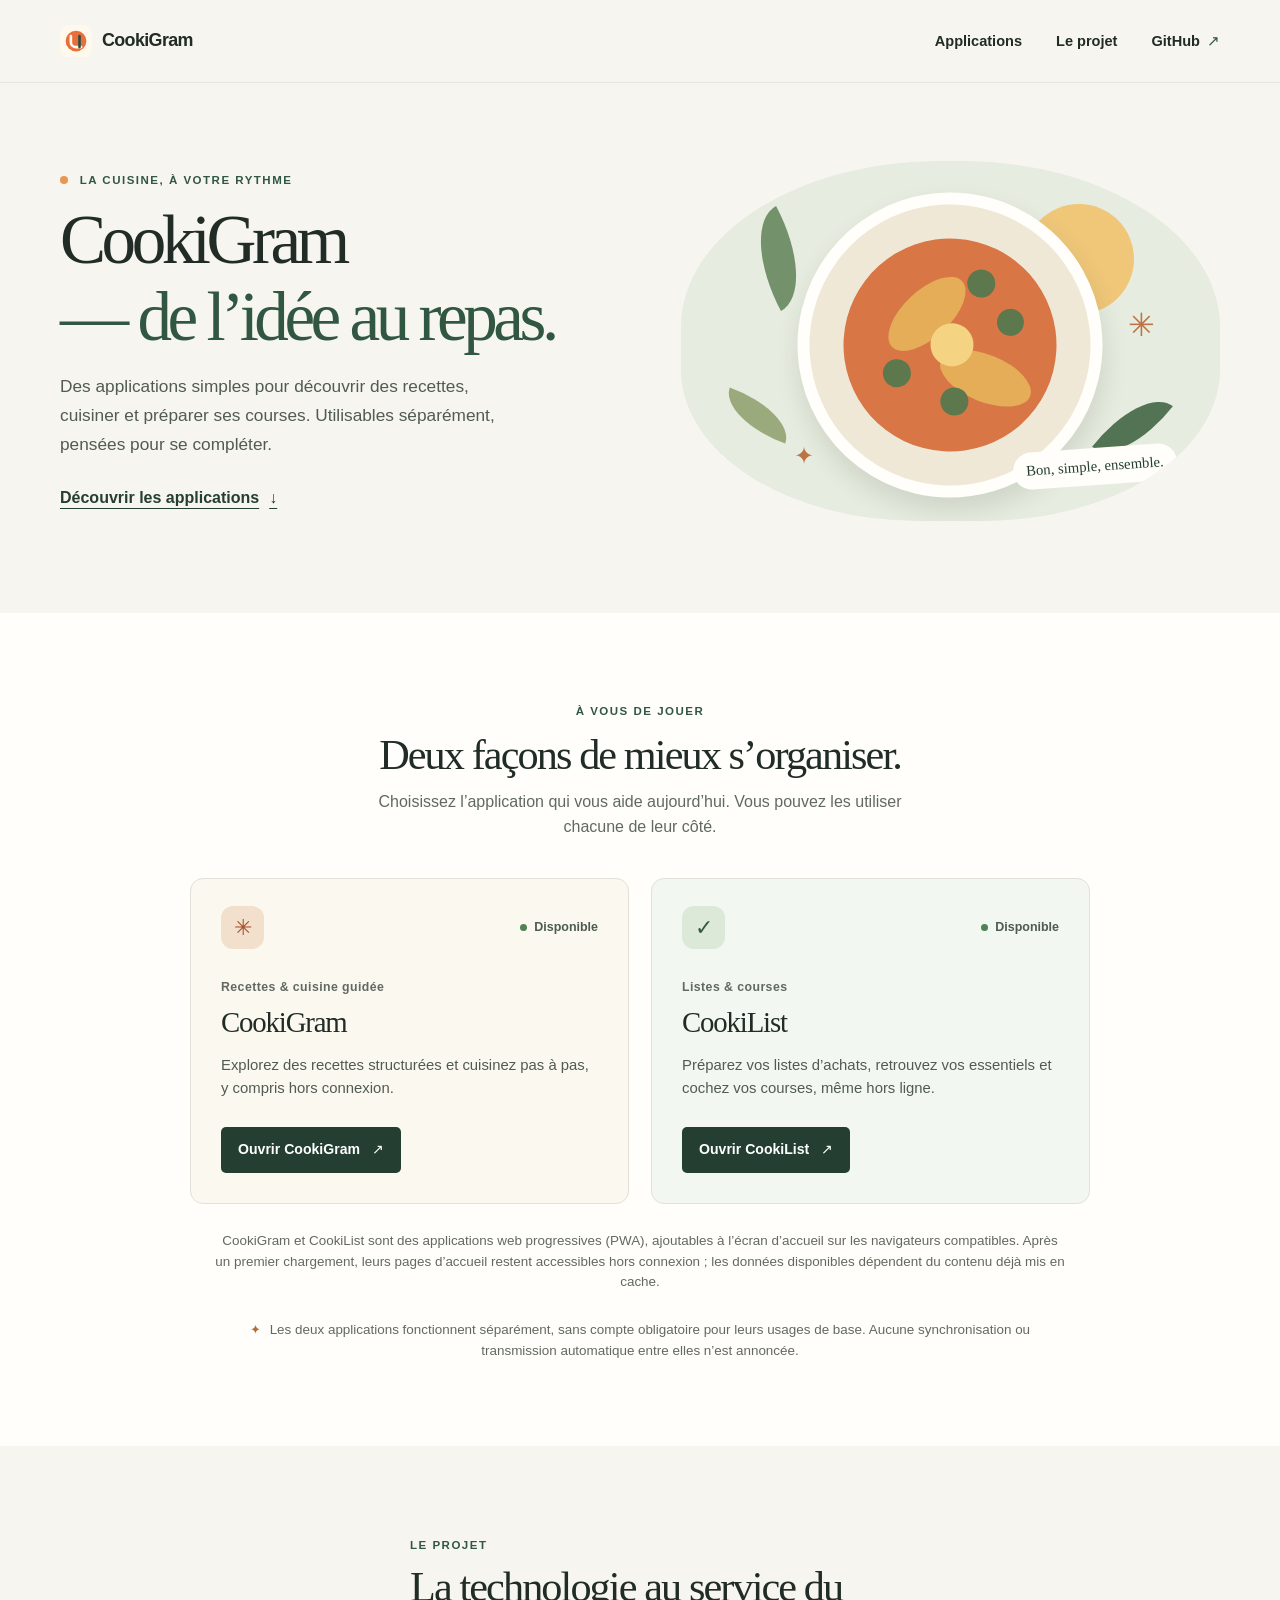
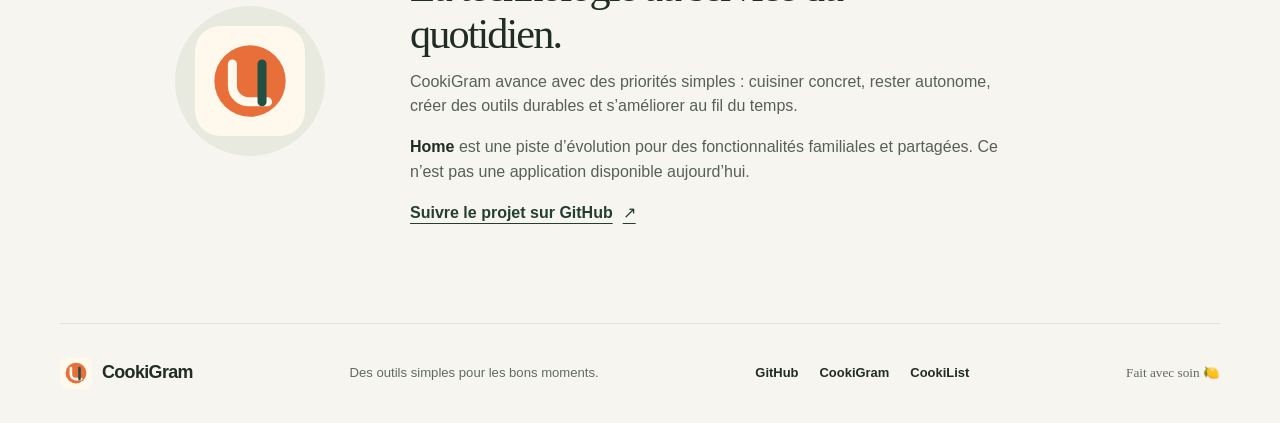
<file: index.html>
<!doctype html>
<html lang="fr">
  <head>
    <meta charset="utf-8">
    <meta name="viewport" content="width=device-width, initial-scale=1">
    <meta name="theme-color" content="#f7f5ef">
    <meta name="description" content="Des applications simples pour découvrir des recettes, cuisiner pas à pas et préparer ses courses.">
    <meta property="og:type" content="website">
    <meta property="og:locale" content="fr_FR">
    <meta property="og:site_name" content="CookiGram">
    <meta property="og:title" content="CookiGram — de l'idée au repas">
    <meta property="og:url" content="https://cookigram.github.io/">
    <meta property="og:description" content="Des applications simples pour découvrir des recettes, cuisiner pas à pas et préparer ses courses.">
    <title>CookiGram — de l'idée au repas</title>
    <link rel="canonical" href="https://cookigram.github.io/">
    <link rel="icon" href="/favicon.svg" type="image/svg+xml">
    <link rel="stylesheet" href="/assets/site.css">
  </head>
  <body>
    <a class="skip-link" href="#contenu">Aller au contenu</a>
    <header class="site-header">
      <div class="header-inner">
        <a class="wordmark" href="#accueil" aria-label="CookiGram, accueil">
          <img class="brand-icon" src="/favicon.svg" alt="" width="32" height="32">
          <span>CookiGram</span>
        </a>
        <nav aria-label="Navigation principale">
          <a href="#applications">Applications</a>
          <a href="#projet">Le projet</a>
          <a class="nav-github" href="https://github.com/CookiGram">GitHub <span aria-hidden="true">↗</span></a>
        </nav>
      </div>
    </header>

    <main id="contenu">
      <section class="hero" id="accueil" aria-labelledby="hero-title">
        <div class="hero-copy">
          <p class="eyebrow"><span class="eyebrow-dot" aria-hidden="true"></span> La cuisine, à votre rythme</p>
          <h1 id="hero-title">CookiGram <span>— de l’idée au repas.</span></h1>
          <p class="hero-lede">Des applications simples pour découvrir des recettes, cuisiner et préparer ses courses. Utilisables séparément, pensées pour se compléter.</p>
          <div class="hero-actions" aria-label="Ouvrir une application">
            <a class="button button-dark" href="https://cookigram.github.io/cookigram/">Ouvrir CookiGram <span aria-hidden="true">↗</span></a>
            <a class="button button-outline" href="https://cookigram.github.io/shopping-list/">Ouvrir CookiList <span aria-hidden="true">↗</span></a>
          </div>
          <a class="text-link" href="#applications">Découvrir les applications <span aria-hidden="true">↓</span></a>
        </div>
        <div class="hero-art" role="img" aria-label="Illustration abstraite d’un repas convivial : un plat chaud entouré d’herbes et de légumes.">
          <div class="art-sun"></div>
          <div class="art-leaf leaf-one"></div><div class="art-leaf leaf-two"></div><div class="art-leaf leaf-three"></div>
          <div class="art-plate"><div class="art-food"><i></i><i></i><i></i><i></i><b></b></div></div>
          <span class="art-spark spark-one" aria-hidden="true">✳</span><span class="art-spark spark-two" aria-hidden="true">✦</span>
          <span class="art-caption">Bon, simple, ensemble.</span>
        </div>
      </section>

      <section class="apps-section" id="applications" aria-labelledby="apps-title">
        <div class="section-heading">
          <p class="eyebrow">À vous de jouer</p>
          <h2 id="apps-title">Deux façons de mieux s’organiser.</h2>
          <p>Choisissez l’application qui vous aide aujourd’hui. Vous pouvez les utiliser chacune de leur côté.</p>
        </div>
        <div class="app-grid">
          <article class="app-card recipe-card">
            <div class="card-topline"><span class="app-icon recipe-icon" aria-hidden="true">✳</span><span class="availability"><span aria-hidden="true"></span> Disponible</span></div>
            <p class="app-kicker">Recettes &amp; cuisine guidée</p>
            <h3>CookiGram</h3>
            <p>Explorez des recettes structurées et cuisinez pas à pas, y compris hors connexion.</p>
            <a class="button button-dark" href="https://cookigram.github.io/cookigram/">Ouvrir CookiGram <span aria-hidden="true">↗</span></a>
          </article>
          <article class="app-card list-card">
            <div class="card-topline"><span class="app-icon list-icon" aria-hidden="true">✓</span><span class="availability"><span aria-hidden="true"></span> Disponible</span></div>
            <p class="app-kicker">Listes &amp; courses</p>
            <h3>CookiList</h3>
            <p>Préparez vos listes d’achats, retrouvez vos essentiels et cochez vos courses, même hors ligne.</p>
            <a class="button button-dark" href="https://cookigram.github.io/shopping-list/">Ouvrir CookiList <span aria-hidden="true">↗</span></a>
          </article>
        </div>
        <p class="independence">CookiGram et CookiList sont des applications web progressives (PWA), ajoutables à l’écran d’accueil sur les navigateurs compatibles. Après un premier chargement, leurs pages d’accueil restent accessibles hors connexion ; les données disponibles dépendent du contenu déjà mis en cache.</p>
        <p class="independence"><span aria-hidden="true">✦</span> Les deux applications fonctionnent séparément, sans compte obligatoire pour leurs usages de base. Aucune synchronisation ou transmission automatique entre elles n’est annoncée.</p>
      </section>

      <section class="project-section" id="projet" aria-labelledby="project-title">
        <div class="project-mark" aria-hidden="true"><img src="/favicon.svg" alt="" width="110" height="110"></div>
        <div class="project-copy">
          <p class="eyebrow">Le projet</p>
          <h2 id="project-title">La technologie au service du quotidien.</h2>
          <p>CookiGram avance avec des priorités simples : cuisiner concret, rester autonome, créer des outils durables et s’améliorer au fil du temps.</p>
          <p><strong>Home</strong> est une piste d’évolution pour des fonctionnalités familiales et partagées. Ce n’est pas une application disponible aujourd’hui.</p>
          <a class="text-link" href="https://github.com/CookiGram">Suivre le projet sur GitHub <span aria-hidden="true">↗</span></a>
        </div>
      </section>
    </main>

    <footer class="site-footer">
      <a class="wordmark footer-wordmark" href="#accueil"><img class="brand-icon" src="/favicon.svg" alt="" width="32" height="32"><span>CookiGram</span></a>
      <p>Des outils simples pour les bons moments.</p>
      <nav aria-label="Liens de pied de page">
        <a href="https://github.com/CookiGram">GitHub</a>
        <a href="https://cookigram.github.io/cookigram/">CookiGram</a>
        <a href="https://cookigram.github.io/shopping-list/">CookiList</a>
      </nav>
      <span class="footer-note">Fait avec soin 🍋</span>
    </footer>
  </body>
</html>
</file>
<file: assets/site.css>
@charset "UTF-8";

:root {
  color-scheme: light;
  --ink: #202c25;
  --muted: #606a61;
  --paper: #f7f5ef;
  --white: #fffefa;
  --green: #315743;
  --green-dark: #243f31;
  --line: #e3e0d7;
  --orange: #e99655;
  font-family: "Avenir Next", Avenir, "Segoe UI", sans-serif;
  font-synthesis: none;
  text-rendering: optimizeLegibility;
}

* { box-sizing: border-box; }
html { scroll-behavior: smooth; }
body { margin: 0; color: var(--ink); background: var(--paper); line-height: 1.55; }
a { color: inherit; }
a:focus-visible { outline: 3px solid #a64f22; outline-offset: 4px; border-radius: 3px; }
.skip-link { position: absolute; z-index: 10; top: 8px; left: 8px; padding: 10px 14px; transform: translateY(-160%); background: var(--white); color: var(--ink); }
.skip-link:focus { transform: translateY(0); }
.site-header { border-bottom: 1px solid rgb(32 44 37 / 8%); }
.header-inner, .site-footer { width: min(1160px, calc(100% - 64px)); margin: auto; }
.header-inner { min-height: 82px; display: flex; align-items: center; justify-content: space-between; gap: 28px; }
.wordmark { display: inline-flex; align-items: center; gap: 10px; color: var(--ink); text-decoration: none; font-size: 1.12rem; font-weight: 750; letter-spacing: -.035em; }
.brand-icon { display: block; width: 32px; height: 32px; border-radius: 7px; }
nav { display: flex; align-items: center; gap: 34px; }
.site-header nav a, .site-footer nav a { text-decoration: none; font-size: .91rem; font-weight: 620; }
.site-header nav a:hover, .site-footer nav a:hover { text-decoration: underline; text-underline-offset: 4px; }
.nav-github span { padding-left: 3px; color: var(--green); }
.hero { width: min(1160px, calc(100% - 64px)); margin: auto; min-height: 530px; display: grid; grid-template-columns: 1.03fr .97fr; align-items: center; gap: 48px; padding: 54px 0 68px; }
.hero-copy { max-width: 555px; }
.eyebrow { margin: 0 0 18px; color: var(--green); text-transform: uppercase; letter-spacing: .13em; font-size: .72rem; line-height: 1.4; font-weight: 760; }
.eyebrow-dot { width: 8px; height: 8px; display: inline-block; margin-right: 7px; background: var(--orange); border-radius: 50%; }
h1, h2, h3, p { margin-top: 0; }
h1 { margin-bottom: 20px; font-family: Georgia, "Times New Roman", serif; font-size: clamp(3.3rem, 5.4vw, 5.15rem); letter-spacing: -.065em; line-height: .99; font-weight: 500; overflow-wrap: anywhere; }
h1 span { display: block; margin-top: 9px; color: var(--green); }
.hero-lede { max-width: 470px; margin-bottom: 26px; color: #505b52; font-size: 1.08rem; line-height: 1.7; }
.hero-actions { display: none; }
.text-link { display: inline-flex; align-items: center; gap: 10px; color: var(--green-dark); font-weight: 730; text-decoration-thickness: 1px; text-underline-offset: 5px; }
.text-link:hover { text-decoration-thickness: 2px; }
.hero-art { position: relative; min-height: 360px; overflow: hidden; border-radius: 48% 48% 44% 44% / 46% 46% 42% 42%; background: #e6ecdf; }
.art-sun { position: absolute; width: 110px; height: 110px; right: 16%; top: 12%; border-radius: 50%; background: #f0c779; }
.art-plate { position: absolute; width: min(70%, 305px); aspect-ratio: 1; left: 50%; top: 51%; transform: translate(-50%, -50%) rotate(-8deg); border: 12px solid #fffefa; border-radius: 50%; background: #f0e8d6; box-shadow: 0 13px 25px rgb(48 62 48 / 13%); }
.art-food { position: absolute; inset: 12%; overflow: hidden; border-radius: 50%; background: #d87645; }
.art-food::before, .art-food::after { position: absolute; content: ""; width: 45%; height: 22%; border-radius: 50%; background: #e5ad58; transform: rotate(-35deg); }
.art-food::before { top: 23%; left: 19%; }.art-food::after { bottom: 21%; right: 13%; transform: rotate(30deg); }
.art-food i { position: absolute; z-index: 1; width: 13%; height: 13%; border-radius: 50%; background: #5d784c; }
.art-food i:nth-child(1) { top: 17%; right: 25%; }.art-food i:nth-child(2) { top: 53%; left: 17%; }.art-food i:nth-child(3) { bottom: 17%; left: 42%; }.art-food i:nth-child(4) { top: 37%; right: 14%; }
.art-food b { position: absolute; z-index: 1; left: 41%; top: 40%; width: 20%; height: 20%; border-radius: 50%; background: #f4d382; }
.art-leaf { position: absolute; z-index: 1; width: 45px; height: 95px; border-radius: 100% 0 100% 0; background: #73916b; }
.leaf-one { left: 14%; top: 14%; transform: rotate(-28deg); }.leaf-two { left: 10%; bottom: 16%; transform: rotate(-70deg) scale(.75); background: #9aaa7d; }.leaf-three { right: 12%; bottom: 13%; transform: rotate(38deg) scale(.86); background: #527454; }
.art-spark { position: absolute; z-index: 1; color: #bc7446; }.spark-one { right: 12%; top: 39%; font-size: 2rem; }.spark-two { left: 21%; bottom: 13%; font-size: 1.5rem; }
.art-caption { position: absolute; z-index: 2; right: 8%; bottom: 10%; padding: 7px 13px; border-radius: 30px; color: var(--green-dark); background: var(--white); font-family: Georgia, serif; font-size: .92rem; transform: rotate(-4deg); }
.apps-section { padding: 90px 32px 84px; background: var(--white); }
.section-heading { max-width: 680px; margin: 0 auto 38px; text-align: center; }
.section-heading .eyebrow { margin-bottom: 12px; }
h2 { margin-bottom: 12px; font-family: Georgia, "Times New Roman", serif; font-size: clamp(2rem, 3.3vw, 2.85rem); letter-spacing: -.045em; line-height: 1.12; font-weight: 500; }
.section-heading > p:last-child { margin: auto; color: var(--muted); max-width: 560px; }
.app-grid { width: min(900px, 100%); margin: auto; display: grid; grid-template-columns: 1fr 1fr; gap: 22px; }
.app-card { min-height: 315px; padding: 27px 30px 30px; border: 1px solid var(--line); border-radius: 13px; background: var(--white); }
.recipe-card { background: #fbf8f0; }.list-card { background: #f3f7f1; }
.card-topline { display: flex; justify-content: space-between; align-items: center; margin-bottom: 29px; }
.app-icon { width: 43px; height: 43px; display: grid; place-items: center; border-radius: 12px; font-size: 1.35rem; font-weight: 750; }
.recipe-icon { color: #a8512d; background: #f2dfcc; }.list-icon { color: #365943; background: #dce9d9; }
.availability { display: flex; align-items: center; gap: 7px; color: #4e5b50; font-size: .78rem; font-weight: 650; }
.availability span { width: 7px; height: 7px; border-radius: 50%; background: #508253; }
.app-kicker { margin-bottom: 3px; color: var(--muted); font-size: .77rem; font-weight: 670; letter-spacing: .035em; }
.app-card h3 { margin-bottom: 9px; font-family: Georgia, serif; font-size: 1.8rem; letter-spacing: -.04em; font-weight: 500; }
.app-card > p:not(.app-kicker) { min-height: 52px; margin-bottom: 21px; color: #505b52; font-size: .93rem; }
.button { display: inline-flex; justify-content: center; align-items: center; gap: 12px; min-height: 46px; padding: 0 17px; border-radius: 5px; text-decoration: none; font-size: .88rem; font-weight: 700; }
.button:hover { background: #3e614b; }.button-dark { color: white; background: var(--green-dark); }
.button-outline { color: var(--green-dark); border: 1px solid var(--green-dark); background: var(--white); }
.button-outline:hover { color: white; background: var(--green-dark); }
.independence { width: min(850px, 100%); margin: 27px auto 0; color: #62695f; text-align: center; font-size: .84rem; }.independence span { color: #ad703d; margin-right: 5px; }
.project-section { width: min(930px, calc(100% - 64px)); margin: auto; padding: 91px 0 97px; display: grid; grid-template-columns: 190px 1fr; gap: 45px; align-items: center; }
.project-mark { width: 150px; height: 150px; display: grid; place-items: center; border-radius: 50%; background: #e9eadf; }
.project-mark img { display: block; width: 110px; height: 110px; border-radius: 25px; }
.project-copy { max-width: 620px; }.project-copy .eyebrow { margin-bottom: 10px; }.project-copy h2 { max-width: 550px; }.project-copy p:not(.eyebrow) { color: #566057; }.project-copy strong { color: var(--ink); }
.site-footer { min-height: 100px; display: flex; align-items: center; justify-content: space-between; gap: 20px; border-top: 1px solid var(--line); }
.site-footer > p { margin: 0; color: var(--muted); font-size: .82rem; }.site-footer nav { gap: 21px; }.site-footer nav a { font-size: .81rem; }.footer-note { color: var(--muted); font-family: Georgia, serif; font-size: .83rem; }

@media (max-width: 800px) {
  .hero { grid-template-columns: 1fr .8fr; gap: 25px; min-height: 470px; }
  .hero-art { min-height: 290px; }
  .art-plate { width: 77%; }
  .project-section { grid-template-columns: 135px 1fr; gap: 30px; }
  .project-mark { width: 125px; height: 125px; }.project-mark img { width: 92px; height: 92px; }
  .site-footer { flex-wrap: wrap; padding: 25px 0; }.site-footer > p { display: none; }
}
@media (max-width: 560px) {
  .header-inner, .site-footer { width: min(100% - 40px, 460px); }
  .header-inner { min-height: 64px; gap: 4px; flex-wrap: wrap; }.wordmark { gap: 7px; font-size: 1rem; }.brand-icon { width: 27px; height: 27px; }
  .site-header nav { max-width: 100%; flex-wrap: wrap; gap: 4px; justify-content: flex-end; }.site-header nav a { display: inline-flex; align-items: center; min-height: 44px; padding: 0 6px; font-size: .78rem; }.site-header nav .nav-github { display: none; }
  .hero { width: min(100% - 40px, 460px); display: flex; flex-direction: column; align-items: stretch; gap: 20px; padding: 30px 0 40px; }
  .hero-copy { max-width: none; }
  h1 { font-size: clamp(3rem, 13vw, 4.05rem); }.hero-lede { margin-bottom: 18px; font-size: 1rem; }.hero-actions { display: flex; flex-wrap: wrap; gap: 8px; margin-bottom: 0; }
  .hero-actions .button { flex: 1 1 10.6em; min-width: 0; min-height: 48px; padding: 0 9px; gap: 6px; font-size: .81rem; }
  .hero-copy > .text-link { display: none; }
  .app-card .button { display: none; }
  .hero-art { min-height: 245px; width: min(100%, 390px); align-self: center; }
  .art-plate { width: 59%; }.art-sun { width: 78px; height: 78px; }.art-leaf { transform-origin: center; }
  .apps-section { padding: 68px 20px 60px; }.section-heading { text-align: left; margin-bottom: 27px; }.section-heading > p:last-child { margin: 0; }
  .app-grid { grid-template-columns: 1fr; gap: 14px; }.app-card { min-height: 0; padding: 22px; }.card-topline { margin-bottom: 22px; }.app-card > p:not(.app-kicker) { min-height: 0; }
  .independence { text-align: left; line-height: 1.6; }
  .project-section { width: min(100% - 40px, 460px); grid-template-columns: 1fr; gap: 25px; padding: 66px 0 70px; }.project-mark { width: 90px; height: 90px; }.project-mark img { width: 66px; height: 66px; }
  .site-footer { display: grid; grid-template-columns: 1fr auto; row-gap: 18px; }.site-footer nav { grid-column: 1 / -1; grid-row: 2; flex-wrap: wrap; justify-content: space-between; gap: 12px; }.footer-note { justify-self: end; }.site-footer nav a { font-size: .78rem; }
}
@media (prefers-reduced-motion: reduce) { html { scroll-behavior: auto; } }
</file>
